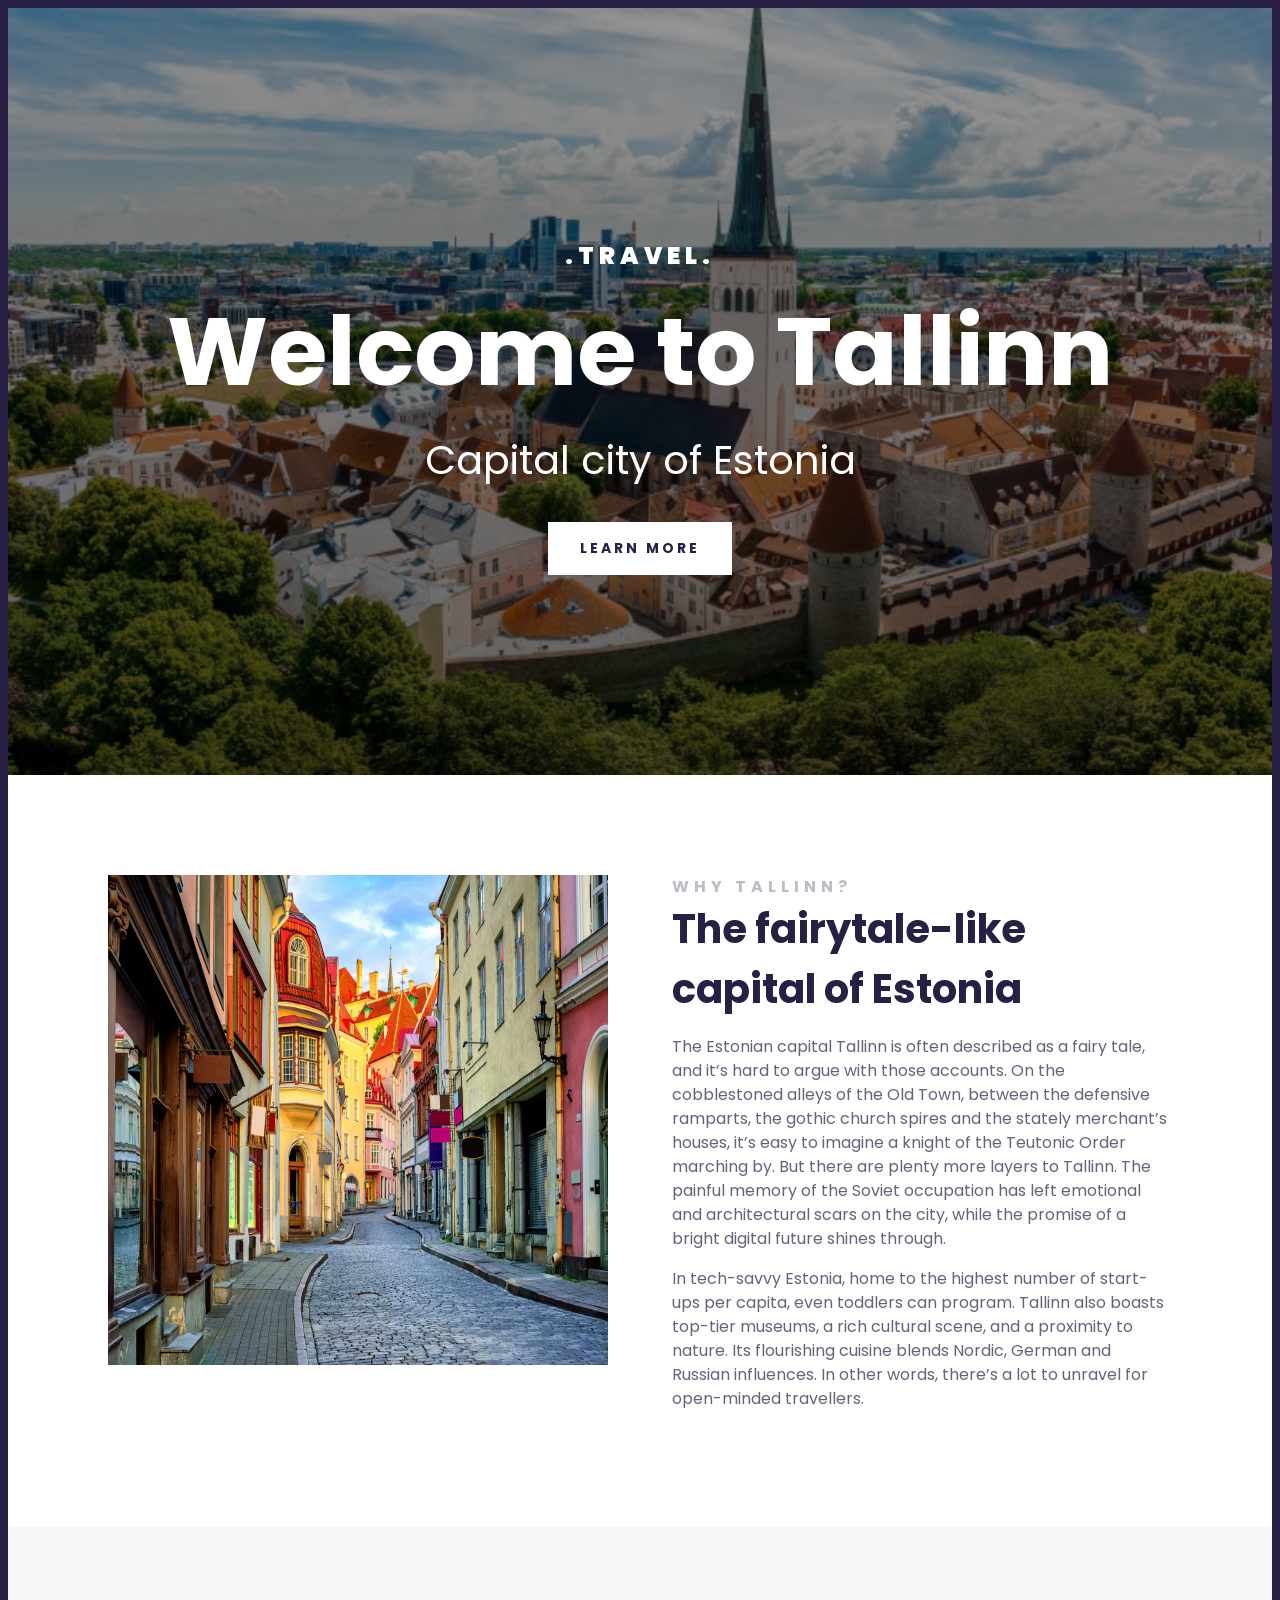
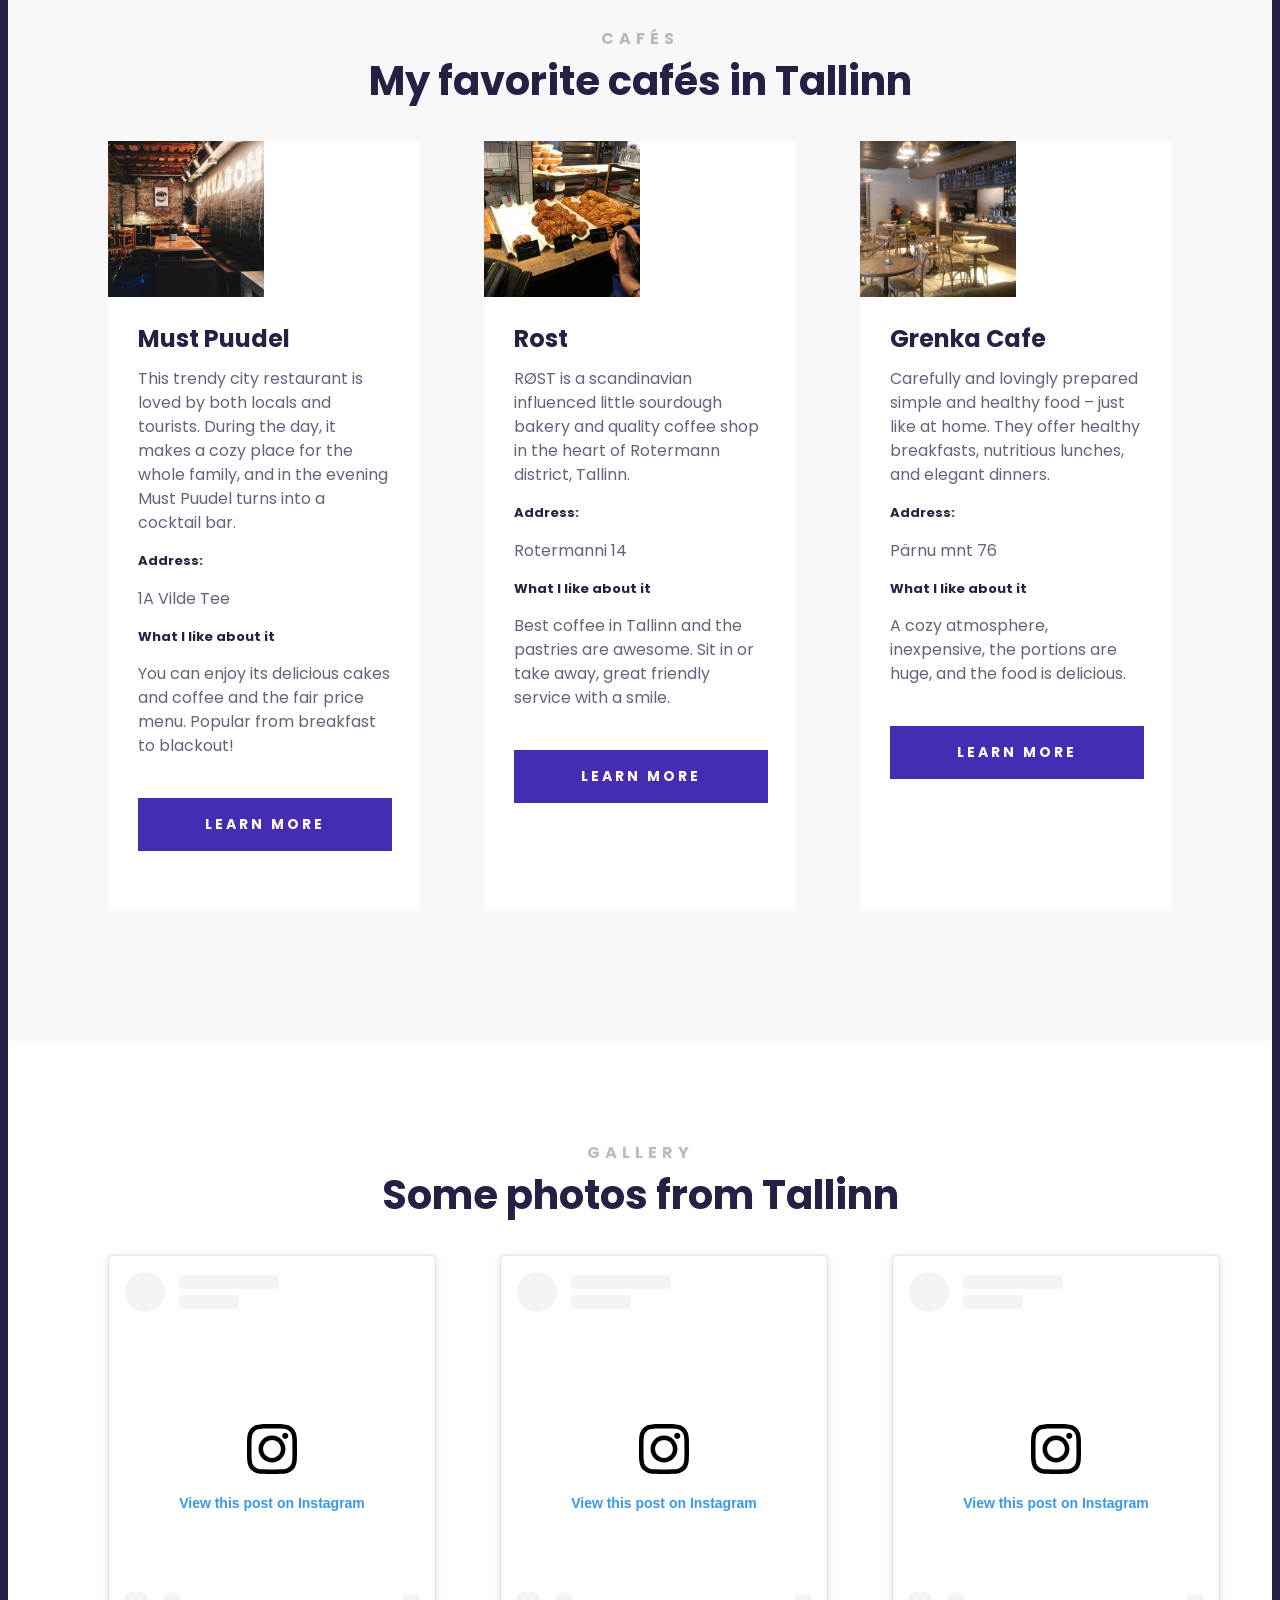
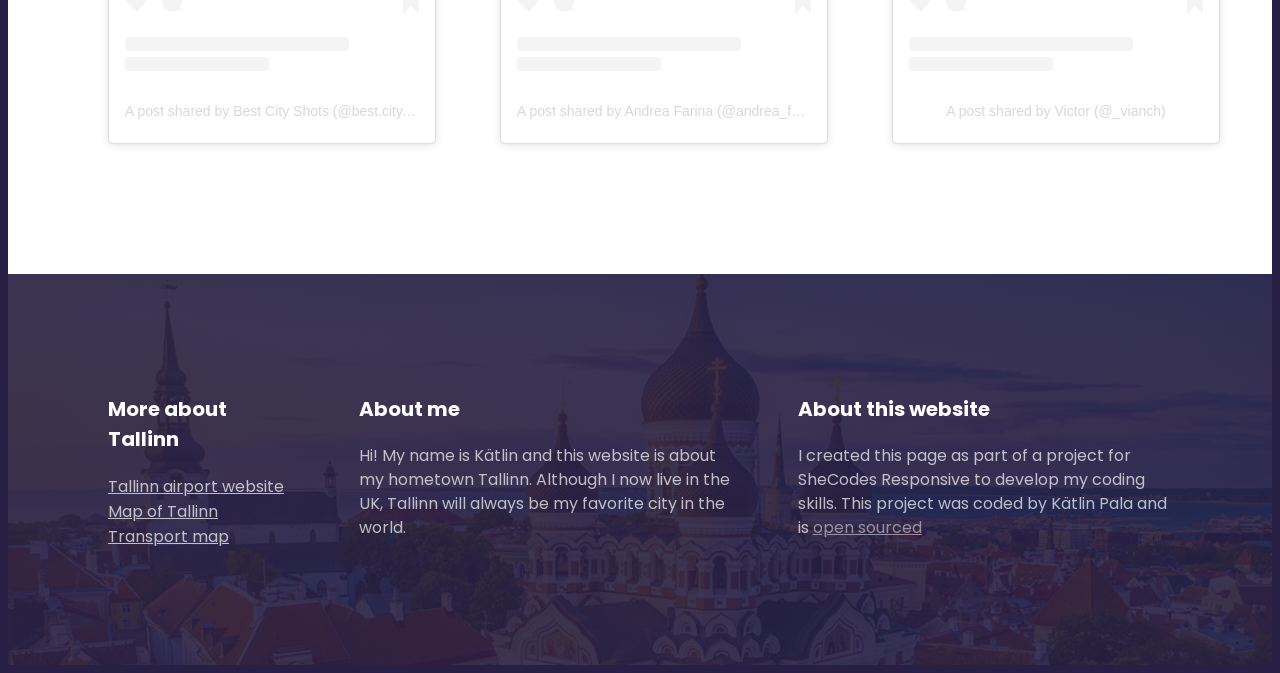
<file: index.html>
<!DOCTYPE html>
<html lang="en">
  <head>
    <meta charset="UTF-8" />
    <meta name="viewport" content="width=device-width, initial-scale=1.0" />
    <link rel="preconnect" href="https://fonts.googleapis.com" />
    <link rel="preconnect" href="https://fonts.gstatic.com" crossorigin />
    <link
      href="https://fonts.googleapis.com/css2?family=Poppins:ital,wght@0,100;0,200;0,300;0,400;0,500;0,600;0,700;0,800;0,900;1,100;1,200;1,300;1,400;1,500;1,600;1,700;1,800;1,900&display=swap"
      rel="stylesheet"
    />
    <link href="styles.css" rel="stylesheet" type="text/css" />
    <title>Document</title>
  </head>
  <body>
    <div class="container">
      <header>
        <h3>.TRAVEL.</h3>
        <h1>Welcome to Tallinn</h1>
        <h2>Capital city of Estonia</h2>
        <a href="#more">Learn more</a>
      </header>

      <main>
        <section class="grid grid-2-columns">
          <div>
        <img src="images/tallinn2.avif" class="img-responsive" id="tallinn-img"/>
        </div>
        <div>
        <h2 id="more">Why Tallinn?</h2>
        <h3>The fairytale-like capital of Estonia</h3>
        <p>The Estonian capital Tallinn is often described as a fairy tale, and it’s hard to argue with those accounts.
On the cobblestoned alleys of the Old Town, between the defensive ramparts, the gothic church spires and the stately merchant’s houses, it’s easy to imagine a knight of the Teutonic Order marching by.
But there are plenty more layers to Tallinn. The painful memory of the Soviet occupation has left emotional and architectural scars on the city, while the promise of a bright digital future shines through.</p>
<p>
In tech-savvy Estonia, home to the highest number of start-ups per capita, even toddlers can program.
Tallinn also boasts top-tier museums, a rich cultural scene, and a proximity to nature. Its flourishing cuisine blends Nordic, German and Russian influences. In other words, there’s a lot to unravel for open-minded travellers.</p>
      </div>
      </section>

      <section class="secondary">
        <h2 class="text-center">CAFÉS</h2>
        <h3 class="text-center">My favorite cafés in Tallinn</h3>
        <div class="grid grid-3-columns">
        <div class="card">
        <div class="card-header grid grid-2-columns">
        <img src="images/must-puudel.jpg" class="img-responsive" />
        <iframe src="https://www.google.com/maps/embed?pb=!1m18!1m12!1m3!1d2028.7936635915053!2d24.742781076663594!3d59.43651580243688!2m3!1f0!2f0!3f0!3m2!1i1024!2i768!4f13.1!3m3!1m2!1s0x4692949e1ce43121%3A0x711978bd848e4e45!2sKohvik%20Must%20Puudel!5e0!3m2!1sen!2suk!4v1746203807967!5m2!1sen!2suk" class="embed" style="border:0;" allowfullscreen="" loading="lazy" referrerpolicy="no-referrer-when-downgrade"></iframe>
        </div>

        <div class="card-body">

        <h4>Must Puudel</h4>
        <p>This trendy city restaurant is loved by both locals and tourists. During the day, it makes a cozy place for the whole family, and in the evening Must Puudel turns into a cocktail bar.</p>
        <h5>Address:</h5>
        <p>1A Vilde Tee</p>
        <h5>What I like about it</h5>
        <p>You can enjoy its delicious cakes and coffee and the fair price menu. Popular from breakfast to blackout!</p>
        <div class="card-footer">
        <a href="https://maps.app.goo.gl/xpzxe94eb1RCpao4A" class="btn" target="_blank">Learn more</a>
        </div>
        </div>
        </div>

        <div class="card">
        <div class="card-header grid grid-2-columns">
        <img src="images/rost.jpg" class="img-responsive" />
        <iframe src="https://www.google.com/maps/embed?pb=!1m18!1m12!1m3!1d2028.637339066083!2d24.758243605586113!3d59.439122881588645!2m3!1f0!2f0!3f0!3m2!1i1024!2i768!4f13.1!3m3!1m2!1s0x46929360b5efbd3f%3A0xa3f56d13eea70900!2sR%C3%98ST%20Bakery!5e0!3m2!1sen!2suk!4v1746205831070!5m2!1sen!2suk" class="embed" style="border:0;" allowfullscreen="" loading="lazy" referrerpolicy="no-referrer-when-downgrade"></iframe>
        </div>

        <div class="card-body">

        <h4>Rost</h4>
        <p>RØST is a scandinavian influenced little sourdough bakery and quality coffee shop in the heart of Rotermann district, Tallinn.</p>
        <h5>Address:</h5>
        <p>Rotermanni 14</p>
        <h5>What I like about it</h5>
        <p>Best coffee in Tallinn and the pastries are awesome. Sit in or take away, great friendly service with a smile.</p>
        <div class="card-footer">
        <a href="https://maps.app.goo.gl/xpzxe94eb1RCpao4A" class="btn" target="_blank">Learn more</a>
      
        </div>
        </div>
        </div>

        <div class="card">
        <div class="card-header grid grid-2-columns">
        <img src="images/grenka-cafe.jpg" class="img-responsive" />
        <iframe src="https://www.google.com/maps/embed?pb=!1m18!1m12!1m3!1d2029.5501211511196!2d24.7395873766627!3d59.423899103447745!2m3!1f0!2f0!3f0!3m2!1i1024!2i768!4f13.1!3m3!1m2!1s0x469294978ae5ec71%3A0x6850e77b0995c55f!2sGrenka!5e0!3m2!1sen!2suk!4v1746207218861!5m2!1sen!2suk" class="embed" style="border:0;" allowfullscreen="" loading="lazy" referrerpolicy="no-referrer-when-downgrade"></iframe>
        </div>

        <div class="card-body">

        <h4>Grenka Cafe</h4>
        <p>Carefully and lovingly prepared simple and healthy food – just like at home. They offer healthy breakfasts, nutritious lunches, and elegant dinners.</p>
        <h5>Address:</h5>
        <p>Pärnu mnt 76</p>
        <h5>What I like about it</h5>
        <p>A cozy atmosphere, inexpensive, the portions are huge, and the food is delicious.</p>
        <div class="card-footer">
        <a href="https://maps.app.goo.gl/xpzxe94eb1RCpao4A" class="btn" target="_blank">Learn more</a>
        </div>
        </div>
        </div>

        </div>
      </section>

      <section>
        <h2 class="text-center">Gallery</h2>
        <h3  class="text-center">Some photos from Tallinn</h3>
        <div class="instagram-embeds">
          <div class="grid grid-3-columns">
          <blockquote class="instagram-media" data-instgrm-permalink="https://www.instagram.com/p/DB7EUk0SOA6/?utm_source=ig_embed&amp;utm_campaign=loading" data-instgrm-version="14" style=" background:#FFF; border:0; border-radius:3px; box-shadow:0 0 1px 0 rgba(0,0,0,0.5),0 1px 10px 0 rgba(0,0,0,0.15); margin: 1px; max-width:540px; min-width:326px; padding:0; width:99.375%; width:-webkit-calc(100% - 2px); width:calc(100% - 2px);"><div style="padding:16px;"> <a href="https://www.instagram.com/p/DB7EUk0SOA6/?utm_source=ig_embed&amp;utm_campaign=loading" style=" background:#FFFFFF; line-height:0; padding:0 0; text-align:center; text-decoration:none; width:100%;" target="_blank"> <div style=" display: flex; flex-direction: row; align-items: center;"> <div style="background-color: #F4F4F4; border-radius: 50%; flex-grow: 0; height: 40px; margin-right: 14px; width: 40px;"></div> <div style="display: flex; flex-direction: column; flex-grow: 1; justify-content: center;"> <div style=" background-color: #F4F4F4; border-radius: 4px; flex-grow: 0; height: 14px; margin-bottom: 6px; width: 100px;"></div> <div style=" background-color: #F4F4F4; border-radius: 4px; flex-grow: 0; height: 14px; width: 60px;"></div></div></div><div style="padding: 19% 0;"></div> <div style="display:block; height:50px; margin:0 auto 12px; width:50px;"><svg width="50px" height="50px" viewBox="0 0 60 60" version="1.1" xmlns="https://www.w3.org/2000/svg" xmlns:xlink="https://www.w3.org/1999/xlink"><g stroke="none" stroke-width="1" fill="none" fill-rule="evenodd"><g transform="translate(-511.000000, -20.000000)" fill="#000000"><g><path d="M556.869,30.41 C554.814,30.41 553.148,32.076 553.148,34.131 C553.148,36.186 554.814,37.852 556.869,37.852 C558.924,37.852 560.59,36.186 560.59,34.131 C560.59,32.076 558.924,30.41 556.869,30.41 M541,60.657 C535.114,60.657 530.342,55.887 530.342,50 C530.342,44.114 535.114,39.342 541,39.342 C546.887,39.342 551.658,44.114 551.658,50 C551.658,55.887 546.887,60.657 541,60.657 M541,33.886 C532.1,33.886 524.886,41.1 524.886,50 C524.886,58.899 532.1,66.113 541,66.113 C549.9,66.113 557.115,58.899 557.115,50 C557.115,41.1 549.9,33.886 541,33.886 M565.378,62.101 C565.244,65.022 564.756,66.606 564.346,67.663 C563.803,69.06 563.154,70.057 562.106,71.106 C561.058,72.155 560.06,72.803 558.662,73.347 C557.607,73.757 556.021,74.244 553.102,74.378 C549.944,74.521 548.997,74.552 541,74.552 C533.003,74.552 532.056,74.521 528.898,74.378 C525.979,74.244 524.393,73.757 523.338,73.347 C521.94,72.803 520.942,72.155 519.894,71.106 C518.846,70.057 518.197,69.06 517.654,67.663 C517.244,66.606 516.755,65.022 516.623,62.101 C516.479,58.943 516.448,57.996 516.448,50 C516.448,42.003 516.479,41.056 516.623,37.899 C516.755,34.978 517.244,33.391 517.654,32.338 C518.197,30.938 518.846,29.942 519.894,28.894 C520.942,27.846 521.94,27.196 523.338,26.654 C524.393,26.244 525.979,25.756 528.898,25.623 C532.057,25.479 533.004,25.448 541,25.448 C548.997,25.448 549.943,25.479 553.102,25.623 C556.021,25.756 557.607,26.244 558.662,26.654 C560.06,27.196 561.058,27.846 562.106,28.894 C563.154,29.942 563.803,30.938 564.346,32.338 C564.756,33.391 565.244,34.978 565.378,37.899 C565.522,41.056 565.552,42.003 565.552,50 C565.552,57.996 565.522,58.943 565.378,62.101 M570.82,37.631 C570.674,34.438 570.167,32.258 569.425,30.349 C568.659,28.377 567.633,26.702 565.965,25.035 C564.297,23.368 562.623,22.342 560.652,21.575 C558.743,20.834 556.562,20.326 553.369,20.18 C550.169,20.033 549.148,20 541,20 C532.853,20 531.831,20.033 528.631,20.18 C525.438,20.326 523.257,20.834 521.349,21.575 C519.376,22.342 517.703,23.368 516.035,25.035 C514.368,26.702 513.342,28.377 512.574,30.349 C511.834,32.258 511.326,34.438 511.181,37.631 C511.035,40.831 511,41.851 511,50 C511,58.147 511.035,59.17 511.181,62.369 C511.326,65.562 511.834,67.743 512.574,69.651 C513.342,71.625 514.368,73.296 516.035,74.965 C517.703,76.634 519.376,77.658 521.349,78.425 C523.257,79.167 525.438,79.673 528.631,79.82 C531.831,79.965 532.853,80.001 541,80.001 C549.148,80.001 550.169,79.965 553.369,79.82 C556.562,79.673 558.743,79.167 560.652,78.425 C562.623,77.658 564.297,76.634 565.965,74.965 C567.633,73.296 568.659,71.625 569.425,69.651 C570.167,67.743 570.674,65.562 570.82,62.369 C570.966,59.17 571,58.147 571,50 C571,41.851 570.966,40.831 570.82,37.631"></path></g></g></g></svg></div><div style="padding-top: 8px;"> <div style=" color:#3897f0; font-family:Arial,sans-serif; font-size:14px; font-style:normal; font-weight:550; line-height:18px;">View this post on Instagram</div></div><div style="padding: 12.5% 0;"></div> <div style="display: flex; flex-direction: row; margin-bottom: 14px; align-items: center;"><div> <div style="background-color: #F4F4F4; border-radius: 50%; height: 12.5px; width: 12.5px; transform: translateX(0px) translateY(7px);"></div> <div style="background-color: #F4F4F4; height: 12.5px; transform: rotate(-45deg) translateX(3px) translateY(1px); width: 12.5px; flex-grow: 0; margin-right: 14px; margin-left: 2px;"></div> <div style="background-color: #F4F4F4; border-radius: 50%; height: 12.5px; width: 12.5px; transform: translateX(9px) translateY(-18px);"></div></div><div style="margin-left: 8px;"> <div style=" background-color: #F4F4F4; border-radius: 50%; flex-grow: 0; height: 20px; width: 20px;"></div> <div style=" width: 0; height: 0; border-top: 2px solid transparent; border-left: 6px solid #f4f4f4; border-bottom: 2px solid transparent; transform: translateX(16px) translateY(-4px) rotate(30deg)"></div></div><div style="margin-left: auto;"> <div style=" width: 0px; border-top: 8px solid #F4F4F4; border-right: 8px solid transparent; transform: translateY(16px);"></div> <div style=" background-color: #F4F4F4; flex-grow: 0; height: 12px; width: 16px; transform: translateY(-4px);"></div> <div style=" width: 0; height: 0; border-top: 8px solid #F4F4F4; border-left: 8px solid transparent; transform: translateY(-4px) translateX(8px);"></div></div></div> <div style="display: flex; flex-direction: column; flex-grow: 1; justify-content: center; margin-bottom: 24px;"> <div style=" background-color: #F4F4F4; border-radius: 4px; flex-grow: 0; height: 14px; margin-bottom: 6px; width: 224px;"></div> <div style=" background-color: #F4F4F4; border-radius: 4px; flex-grow: 0; height: 14px; width: 144px;"></div></div></a><p style=" color:#c9c8cd; font-family:Arial,sans-serif; font-size:14px; line-height:17px; margin-bottom:0; margin-top:8px; overflow:hidden; padding:8px 0 7px; text-align:center; text-overflow:ellipsis; white-space:nowrap;"><a href="https://www.instagram.com/p/DB7EUk0SOA6/?utm_source=ig_embed&amp;utm_campaign=loading" style=" color:#c9c8cd; font-family:Arial,sans-serif; font-size:14px; font-style:normal; font-weight:normal; line-height:17px; text-decoration:none;" target="_blank">A post shared by Best City Shots (@best.city.shots)</a></p></div></blockquote>
<script async src="//www.instagram.com/embed.js"></script>
<blockquote class="instagram-media" data-instgrm-permalink="https://www.instagram.com/p/DJHGwK2s12w/?utm_source=ig_embed&amp;utm_campaign=loading" data-instgrm-version="14" style=" background:#FFF; border:0; border-radius:3px; box-shadow:0 0 1px 0 rgba(0,0,0,0.5),0 1px 10px 0 rgba(0,0,0,0.15); margin: 1px; max-width:540px; min-width:326px; padding:0; width:99.375%; width:-webkit-calc(100% - 2px); width:calc(100% - 2px);"><div style="padding:16px;"> <a href="https://www.instagram.com/p/DJHGwK2s12w/?utm_source=ig_embed&amp;utm_campaign=loading" style=" background:#FFFFFF; line-height:0; padding:0 0; text-align:center; text-decoration:none; width:100%;" target="_blank"> <div style=" display: flex; flex-direction: row; align-items: center;"> <div style="background-color: #F4F4F4; border-radius: 50%; flex-grow: 0; height: 40px; margin-right: 14px; width: 40px;"></div> <div style="display: flex; flex-direction: column; flex-grow: 1; justify-content: center;"> <div style=" background-color: #F4F4F4; border-radius: 4px; flex-grow: 0; height: 14px; margin-bottom: 6px; width: 100px;"></div> <div style=" background-color: #F4F4F4; border-radius: 4px; flex-grow: 0; height: 14px; width: 60px;"></div></div></div><div style="padding: 19% 0;"></div> <div style="display:block; height:50px; margin:0 auto 12px; width:50px;"><svg width="50px" height="50px" viewBox="0 0 60 60" version="1.1" xmlns="https://www.w3.org/2000/svg" xmlns:xlink="https://www.w3.org/1999/xlink"><g stroke="none" stroke-width="1" fill="none" fill-rule="evenodd"><g transform="translate(-511.000000, -20.000000)" fill="#000000"><g><path d="M556.869,30.41 C554.814,30.41 553.148,32.076 553.148,34.131 C553.148,36.186 554.814,37.852 556.869,37.852 C558.924,37.852 560.59,36.186 560.59,34.131 C560.59,32.076 558.924,30.41 556.869,30.41 M541,60.657 C535.114,60.657 530.342,55.887 530.342,50 C530.342,44.114 535.114,39.342 541,39.342 C546.887,39.342 551.658,44.114 551.658,50 C551.658,55.887 546.887,60.657 541,60.657 M541,33.886 C532.1,33.886 524.886,41.1 524.886,50 C524.886,58.899 532.1,66.113 541,66.113 C549.9,66.113 557.115,58.899 557.115,50 C557.115,41.1 549.9,33.886 541,33.886 M565.378,62.101 C565.244,65.022 564.756,66.606 564.346,67.663 C563.803,69.06 563.154,70.057 562.106,71.106 C561.058,72.155 560.06,72.803 558.662,73.347 C557.607,73.757 556.021,74.244 553.102,74.378 C549.944,74.521 548.997,74.552 541,74.552 C533.003,74.552 532.056,74.521 528.898,74.378 C525.979,74.244 524.393,73.757 523.338,73.347 C521.94,72.803 520.942,72.155 519.894,71.106 C518.846,70.057 518.197,69.06 517.654,67.663 C517.244,66.606 516.755,65.022 516.623,62.101 C516.479,58.943 516.448,57.996 516.448,50 C516.448,42.003 516.479,41.056 516.623,37.899 C516.755,34.978 517.244,33.391 517.654,32.338 C518.197,30.938 518.846,29.942 519.894,28.894 C520.942,27.846 521.94,27.196 523.338,26.654 C524.393,26.244 525.979,25.756 528.898,25.623 C532.057,25.479 533.004,25.448 541,25.448 C548.997,25.448 549.943,25.479 553.102,25.623 C556.021,25.756 557.607,26.244 558.662,26.654 C560.06,27.196 561.058,27.846 562.106,28.894 C563.154,29.942 563.803,30.938 564.346,32.338 C564.756,33.391 565.244,34.978 565.378,37.899 C565.522,41.056 565.552,42.003 565.552,50 C565.552,57.996 565.522,58.943 565.378,62.101 M570.82,37.631 C570.674,34.438 570.167,32.258 569.425,30.349 C568.659,28.377 567.633,26.702 565.965,25.035 C564.297,23.368 562.623,22.342 560.652,21.575 C558.743,20.834 556.562,20.326 553.369,20.18 C550.169,20.033 549.148,20 541,20 C532.853,20 531.831,20.033 528.631,20.18 C525.438,20.326 523.257,20.834 521.349,21.575 C519.376,22.342 517.703,23.368 516.035,25.035 C514.368,26.702 513.342,28.377 512.574,30.349 C511.834,32.258 511.326,34.438 511.181,37.631 C511.035,40.831 511,41.851 511,50 C511,58.147 511.035,59.17 511.181,62.369 C511.326,65.562 511.834,67.743 512.574,69.651 C513.342,71.625 514.368,73.296 516.035,74.965 C517.703,76.634 519.376,77.658 521.349,78.425 C523.257,79.167 525.438,79.673 528.631,79.82 C531.831,79.965 532.853,80.001 541,80.001 C549.148,80.001 550.169,79.965 553.369,79.82 C556.562,79.673 558.743,79.167 560.652,78.425 C562.623,77.658 564.297,76.634 565.965,74.965 C567.633,73.296 568.659,71.625 569.425,69.651 C570.167,67.743 570.674,65.562 570.82,62.369 C570.966,59.17 571,58.147 571,50 C571,41.851 570.966,40.831 570.82,37.631"></path></g></g></g></svg></div><div style="padding-top: 8px;"> <div style=" color:#3897f0; font-family:Arial,sans-serif; font-size:14px; font-style:normal; font-weight:550; line-height:18px;">View this post on Instagram</div></div><div style="padding: 12.5% 0;"></div> <div style="display: flex; flex-direction: row; margin-bottom: 14px; align-items: center;"><div> <div style="background-color: #F4F4F4; border-radius: 50%; height: 12.5px; width: 12.5px; transform: translateX(0px) translateY(7px);"></div> <div style="background-color: #F4F4F4; height: 12.5px; transform: rotate(-45deg) translateX(3px) translateY(1px); width: 12.5px; flex-grow: 0; margin-right: 14px; margin-left: 2px;"></div> <div style="background-color: #F4F4F4; border-radius: 50%; height: 12.5px; width: 12.5px; transform: translateX(9px) translateY(-18px);"></div></div><div style="margin-left: 8px;"> <div style=" background-color: #F4F4F4; border-radius: 50%; flex-grow: 0; height: 20px; width: 20px;"></div> <div style=" width: 0; height: 0; border-top: 2px solid transparent; border-left: 6px solid #f4f4f4; border-bottom: 2px solid transparent; transform: translateX(16px) translateY(-4px) rotate(30deg)"></div></div><div style="margin-left: auto;"> <div style=" width: 0px; border-top: 8px solid #F4F4F4; border-right: 8px solid transparent; transform: translateY(16px);"></div> <div style=" background-color: #F4F4F4; flex-grow: 0; height: 12px; width: 16px; transform: translateY(-4px);"></div> <div style=" width: 0; height: 0; border-top: 8px solid #F4F4F4; border-left: 8px solid transparent; transform: translateY(-4px) translateX(8px);"></div></div></div> <div style="display: flex; flex-direction: column; flex-grow: 1; justify-content: center; margin-bottom: 24px;"> <div style=" background-color: #F4F4F4; border-radius: 4px; flex-grow: 0; height: 14px; margin-bottom: 6px; width: 224px;"></div> <div style=" background-color: #F4F4F4; border-radius: 4px; flex-grow: 0; height: 14px; width: 144px;"></div></div></a><p style=" color:#c9c8cd; font-family:Arial,sans-serif; font-size:14px; line-height:17px; margin-bottom:0; margin-top:8px; overflow:hidden; padding:8px 0 7px; text-align:center; text-overflow:ellipsis; white-space:nowrap;"><a href="https://www.instagram.com/p/DJHGwK2s12w/?utm_source=ig_embed&amp;utm_campaign=loading" style=" color:#c9c8cd; font-family:Arial,sans-serif; font-size:14px; font-style:normal; font-weight:normal; line-height:17px; text-decoration:none;" target="_blank">A post shared by Andrea Farina (@andrea_fari90)</a></p></div></blockquote>
<script async src="//www.instagram.com/embed.js"></script>
<blockquote class="instagram-media" data-instgrm-permalink="https://www.instagram.com/p/DIriNKrM0s_/?utm_source=ig_embed&amp;utm_campaign=loading" data-instgrm-version="14" style=" background:#FFF; border:0; border-radius:3px; box-shadow:0 0 1px 0 rgba(0,0,0,0.5),0 1px 10px 0 rgba(0,0,0,0.15); margin: 1px; max-width:540px; min-width:326px; padding:0; width:99.375%; width:-webkit-calc(100% - 2px); width:calc(100% - 2px);"><div style="padding:16px;"> <a href="https://www.instagram.com/p/DIriNKrM0s_/?utm_source=ig_embed&amp;utm_campaign=loading" style=" background:#FFFFFF; line-height:0; padding:0 0; text-align:center; text-decoration:none; width:100%;" target="_blank"> <div style=" display: flex; flex-direction: row; align-items: center;"> <div style="background-color: #F4F4F4; border-radius: 50%; flex-grow: 0; height: 40px; margin-right: 14px; width: 40px;"></div> <div style="display: flex; flex-direction: column; flex-grow: 1; justify-content: center;"> <div style=" background-color: #F4F4F4; border-radius: 4px; flex-grow: 0; height: 14px; margin-bottom: 6px; width: 100px;"></div> <div style=" background-color: #F4F4F4; border-radius: 4px; flex-grow: 0; height: 14px; width: 60px;"></div></div></div><div style="padding: 19% 0;"></div> <div style="display:block; height:50px; margin:0 auto 12px; width:50px;"><svg width="50px" height="50px" viewBox="0 0 60 60" version="1.1" xmlns="https://www.w3.org/2000/svg" xmlns:xlink="https://www.w3.org/1999/xlink"><g stroke="none" stroke-width="1" fill="none" fill-rule="evenodd"><g transform="translate(-511.000000, -20.000000)" fill="#000000"><g><path d="M556.869,30.41 C554.814,30.41 553.148,32.076 553.148,34.131 C553.148,36.186 554.814,37.852 556.869,37.852 C558.924,37.852 560.59,36.186 560.59,34.131 C560.59,32.076 558.924,30.41 556.869,30.41 M541,60.657 C535.114,60.657 530.342,55.887 530.342,50 C530.342,44.114 535.114,39.342 541,39.342 C546.887,39.342 551.658,44.114 551.658,50 C551.658,55.887 546.887,60.657 541,60.657 M541,33.886 C532.1,33.886 524.886,41.1 524.886,50 C524.886,58.899 532.1,66.113 541,66.113 C549.9,66.113 557.115,58.899 557.115,50 C557.115,41.1 549.9,33.886 541,33.886 M565.378,62.101 C565.244,65.022 564.756,66.606 564.346,67.663 C563.803,69.06 563.154,70.057 562.106,71.106 C561.058,72.155 560.06,72.803 558.662,73.347 C557.607,73.757 556.021,74.244 553.102,74.378 C549.944,74.521 548.997,74.552 541,74.552 C533.003,74.552 532.056,74.521 528.898,74.378 C525.979,74.244 524.393,73.757 523.338,73.347 C521.94,72.803 520.942,72.155 519.894,71.106 C518.846,70.057 518.197,69.06 517.654,67.663 C517.244,66.606 516.755,65.022 516.623,62.101 C516.479,58.943 516.448,57.996 516.448,50 C516.448,42.003 516.479,41.056 516.623,37.899 C516.755,34.978 517.244,33.391 517.654,32.338 C518.197,30.938 518.846,29.942 519.894,28.894 C520.942,27.846 521.94,27.196 523.338,26.654 C524.393,26.244 525.979,25.756 528.898,25.623 C532.057,25.479 533.004,25.448 541,25.448 C548.997,25.448 549.943,25.479 553.102,25.623 C556.021,25.756 557.607,26.244 558.662,26.654 C560.06,27.196 561.058,27.846 562.106,28.894 C563.154,29.942 563.803,30.938 564.346,32.338 C564.756,33.391 565.244,34.978 565.378,37.899 C565.522,41.056 565.552,42.003 565.552,50 C565.552,57.996 565.522,58.943 565.378,62.101 M570.82,37.631 C570.674,34.438 570.167,32.258 569.425,30.349 C568.659,28.377 567.633,26.702 565.965,25.035 C564.297,23.368 562.623,22.342 560.652,21.575 C558.743,20.834 556.562,20.326 553.369,20.18 C550.169,20.033 549.148,20 541,20 C532.853,20 531.831,20.033 528.631,20.18 C525.438,20.326 523.257,20.834 521.349,21.575 C519.376,22.342 517.703,23.368 516.035,25.035 C514.368,26.702 513.342,28.377 512.574,30.349 C511.834,32.258 511.326,34.438 511.181,37.631 C511.035,40.831 511,41.851 511,50 C511,58.147 511.035,59.17 511.181,62.369 C511.326,65.562 511.834,67.743 512.574,69.651 C513.342,71.625 514.368,73.296 516.035,74.965 C517.703,76.634 519.376,77.658 521.349,78.425 C523.257,79.167 525.438,79.673 528.631,79.82 C531.831,79.965 532.853,80.001 541,80.001 C549.148,80.001 550.169,79.965 553.369,79.82 C556.562,79.673 558.743,79.167 560.652,78.425 C562.623,77.658 564.297,76.634 565.965,74.965 C567.633,73.296 568.659,71.625 569.425,69.651 C570.167,67.743 570.674,65.562 570.82,62.369 C570.966,59.17 571,58.147 571,50 C571,41.851 570.966,40.831 570.82,37.631"></path></g></g></g></svg></div><div style="padding-top: 8px;"> <div style=" color:#3897f0; font-family:Arial,sans-serif; font-size:14px; font-style:normal; font-weight:550; line-height:18px;">View this post on Instagram</div></div><div style="padding: 12.5% 0;"></div> <div style="display: flex; flex-direction: row; margin-bottom: 14px; align-items: center;"><div> <div style="background-color: #F4F4F4; border-radius: 50%; height: 12.5px; width: 12.5px; transform: translateX(0px) translateY(7px);"></div> <div style="background-color: #F4F4F4; height: 12.5px; transform: rotate(-45deg) translateX(3px) translateY(1px); width: 12.5px; flex-grow: 0; margin-right: 14px; margin-left: 2px;"></div> <div style="background-color: #F4F4F4; border-radius: 50%; height: 12.5px; width: 12.5px; transform: translateX(9px) translateY(-18px);"></div></div><div style="margin-left: 8px;"> <div style=" background-color: #F4F4F4; border-radius: 50%; flex-grow: 0; height: 20px; width: 20px;"></div> <div style=" width: 0; height: 0; border-top: 2px solid transparent; border-left: 6px solid #f4f4f4; border-bottom: 2px solid transparent; transform: translateX(16px) translateY(-4px) rotate(30deg)"></div></div><div style="margin-left: auto;"> <div style=" width: 0px; border-top: 8px solid #F4F4F4; border-right: 8px solid transparent; transform: translateY(16px);"></div> <div style=" background-color: #F4F4F4; flex-grow: 0; height: 12px; width: 16px; transform: translateY(-4px);"></div> <div style=" width: 0; height: 0; border-top: 8px solid #F4F4F4; border-left: 8px solid transparent; transform: translateY(-4px) translateX(8px);"></div></div></div> <div style="display: flex; flex-direction: column; flex-grow: 1; justify-content: center; margin-bottom: 24px;"> <div style=" background-color: #F4F4F4; border-radius: 4px; flex-grow: 0; height: 14px; margin-bottom: 6px; width: 224px;"></div> <div style=" background-color: #F4F4F4; border-radius: 4px; flex-grow: 0; height: 14px; width: 144px;"></div></div></a><p style=" color:#c9c8cd; font-family:Arial,sans-serif; font-size:14px; line-height:17px; margin-bottom:0; margin-top:8px; overflow:hidden; padding:8px 0 7px; text-align:center; text-overflow:ellipsis; white-space:nowrap;"><a href="https://www.instagram.com/p/DIriNKrM0s_/?utm_source=ig_embed&amp;utm_campaign=loading" style=" color:#c9c8cd; font-family:Arial,sans-serif; font-size:14px; font-style:normal; font-weight:normal; line-height:17px; text-decoration:none;" target="_blank">A post shared by Victor (@_vianch)</a></p></div></blockquote>
<script async src="//www.instagram.com/embed.js"></script>
        </div>
        </div>

        


        </div>
      </section>
      </main>

      <footer>
      <section class="grid grid-3-columns-with-first-narrow">
      <div>
        <h3>More about Tallinn</h3>
        <ul>
          <li>
            <a href="https://airport.ee/en/tallinn-airport/" target="_blank"
              >Tallinn airport website</a
            >
          </li>
          <li>
            <a href="https://maps.app.goo.gl/DUiLfKF2gsHTgE6Y6" target="_blank"
              >Map of Tallinn</a
            >
          </li>
          <li>
            <a
              href="https://www.tourism.tallinn.ee/static/files/050/tallinn_transportation_map_2014.pdf"
              target="_blank"
            >
              Transport map</a
            >
          </li>
        </ul>
      </div>
      <div>
        <h3>About me</h3>
        <p>Hi! My name is Kätlin and this website is about my hometown Tallinn. Although I now live in the UK, Tallinn will always be my favorite city in the world.</p>
      </div>
      <div>
        <h3>About this website</h3>
        <p>I created this page as part of a project for SheCodes Responsive to develop my coding skills.
This project was coded by Kätlin Pala and is
      <a href="https://github.com/Katlin2000/Travel-project" target="_blank">
        open sourced</a
      >
      </div>
      </section>
    
      </div>
      
    </footer>
    </div>
    
  </body>
</html>
</file>
<file: styles.css>
body {
  font-family: "Poppins", sans-serif;
  background: #272044;
}

h1 {
  font-family: "Poppins";
  font-weight: 700;
  font-size: 96px;
}

header {
  background-image: linear-gradient(rgba(0, 0, 0, 0.4), rgba(0, 0, 0, 0.6)),
    url("images/tallinn.avif");
  background-repeat: no-repeat;
  background-size: cover;
  color: white;
  text-align: center;
  padding: 200px 0;
}

.container {
  max-width: 1400px;
  margin: 0 auto;
}

.grid {
  display: grid;
  grid-gap: 64px;
}

.img-responsive {
  width: 100%;
  display: block;
}

#tallinn-img {
  height: 490px;
}

.grid-2-columns {
  grid-template-columns: 1fr 1fr;
}

.grid-3-columns-with-first-narrow {
  grid-template-columns: 1fr 2fr 2fr;
}

.grid-3-columns {
  grid-template-columns: 1fr 1fr 1fr;
}

header h1 {
  font-weight: 700;
  font-size: 96px;
  line-height: 1;
  margin: 0 0 30px;
}

header h2 {
  font-weight: 400;
  font-size: 40px;
  line-height: 1.5;
  margin: 0;
}

header h3 {
  font-weight: 900;
  font-size: 24px;
  line-height: 1.5;
  letter-spacing: 5px;
  margin: 30px 0;
}

header a {
  font-weight: 700;
  font-size: 14px;
  line-height: 1.5;
  text-align: center;
  color: #272044;
  padding: 16px 32px;
  margin-top: 32px;
  display: inline-block;
  letter-spacing: 3px;
  text-decoration: none;
  text-transform: uppercase;
  background: white;
}

section {
  max-width: 100%;
  margin: 0 auto;
  padding: 100px;
}

section.secondary {
  background: #f8f8f8;
}

.text-center {
  text-align: center;
}

main {
  background-color: white;
}

main h2 {
  font-weight: 700;
  font-size: 16px;
  line-height: 1.5;
  letter-spacing: 5px;
  color: #272044;
  opacity: 0.3;
  text-transform: uppercase;
  margin: 0;
}

main h3 {
  font-weight: 700;
  font-size: 40px;
  line-height: 1.5;
  color: #272044;
  margin: 0;
}

main h4 {
  font-weight: 700;
  font-size: 24px;
  line-height: 1;
  color: #272044;
  margin: 0;
}

main h5 {
  font-weight: 700;
  font-size: 13px;
  line-height: 1.5;
  color: #272044;
  margin: 0;
}

main p {
  font-style: normal;
  font-weight: 400;
  font-size: 16px;
  line-height: 1.5;
  color: #272044;
  opacity: 0.7;
}

.card {
  background: white;
  margin: 30px 0;
}

.card-header.grid {
  grid-gap: 0;
}

.card-body {
  padding: 30px;
}

.card-footer {
  padding: 0 30px 30px 0;
  margin-top: 40px;
}

.embed {
  width: 100%;
  aspect-ratio: 1 / 1;
}

.instagram-embeds {
  margin: 30px 0;
}

.btn {
  display: block;
  color: white;
  font-weight: 700;
  font-size: 14px;
  line-height: 21px;
  text-align: center;
  letter-spacing: 3px;
  text-transform: uppercase;
  padding: 16px;
  background-color: #462cb3;
  text-decoration: none;
  width: 100%;
}

footer {
  color: white;
  background-image: linear-gradient(
      rgba(39, 32, 68, 0.9),
      rgba(39, 32, 68, 0.9)
    ),
    url("images/footer.avif");
  background-repeat: no-repeat;
  background-size: cover;
}

footer h3 {
  font-weight: 700;
  font-size: 20px;
  line-height: 30px;
}

footer p {
  font-weight: 400;
  font-size: 16px;
  opacity: 0.7;
  line-height: 24px;
}

footer ul {
  padding: 0;
}

footer li {
  list-style: none;
  margin: 0;
  padding: 0;
}

footer a {
  color: white;
  opacity: 0.7;
}

@media (max-width: 960px) {
  header {
    padding: 60px 0;
  }
  header h1 {
    font-size: 48px;
  }
  header h2 {
    font-size: 20px;
  }
  header h3 {
    font-size: 12px;
  }
  .grid {
    grid-template-columns: 1fr;
    grid-gap: 32px;
  }
  section {
    padding: 30px;
  }
  .card-header img {
    display: none;
  }

  .embed {
    aspect-ratio: 16 / 9;
  }

  #tallinn-img {
    height: auto;
  }
}
</file>
